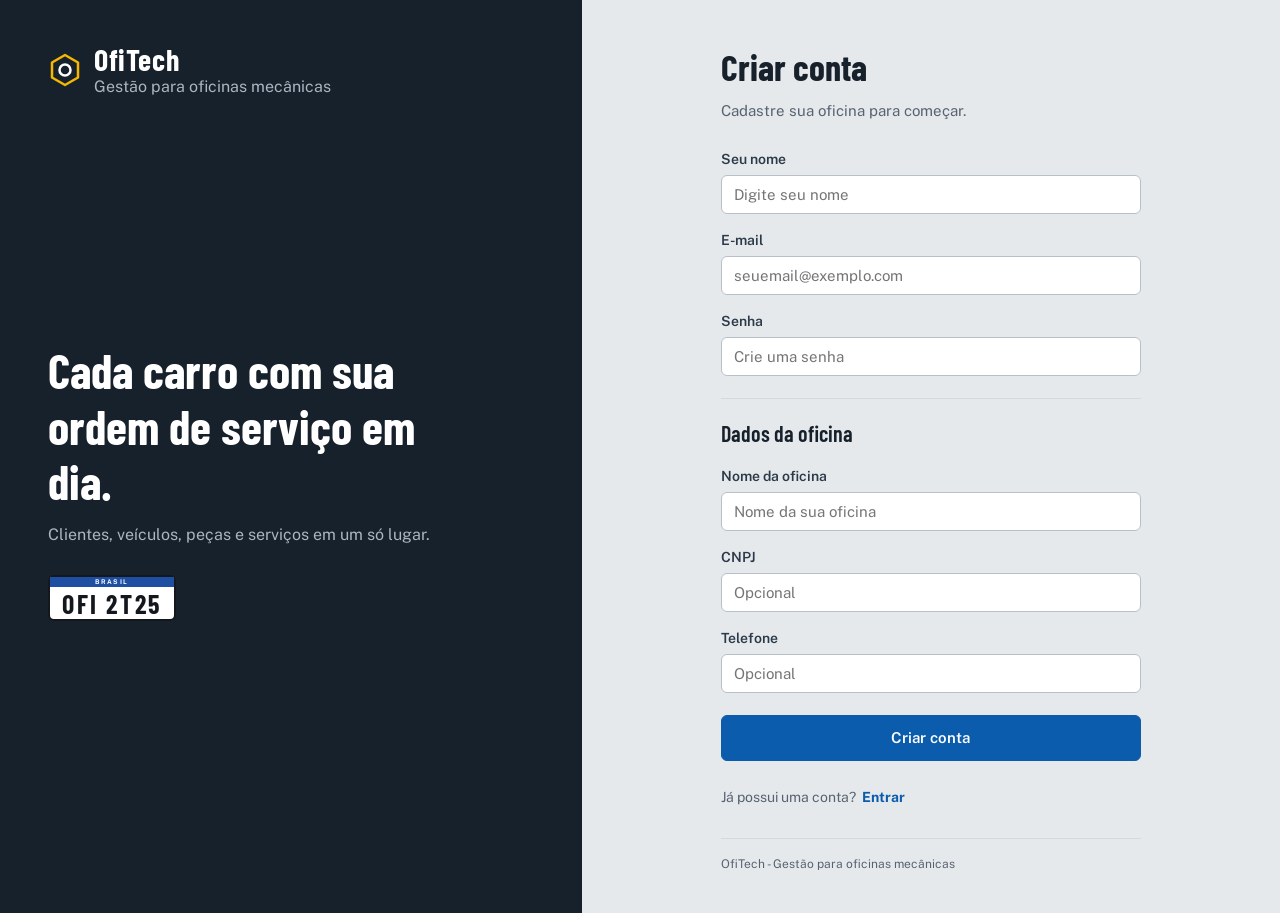
<file: ofitech/src/main/resources/static/cadastro.html>
<!DOCTYPE html>
<html lang="pt-BR">

<head>
    <meta charset="UTF-8">
    <meta name="viewport" content="width=device-width, initial-scale=1.0">

    <title>OfiTech - Criar conta</title>

    <link rel="preconnect" href="https://fonts.googleapis.com">
    <link rel="preconnect" href="https://fonts.gstatic.com" crossorigin>
    <link href="https://fonts.googleapis.com/css2?family=Barlow+Condensed:wght@600;700&family=Public+Sans:wght@400;600;700&display=swap" rel="stylesheet">
    <link rel="stylesheet" href="style.css">
</head>

<body>

<div class="login-pagina">

    <aside class="login-lateral">
        <div class="marca">
            <svg width="34" height="34" viewBox="0 0 34 34" aria-hidden="true">
                <path d="M17 2l13 7.5v15L17 32 4 24.5v-15z" fill="none" stroke="#f5b700" stroke-width="2.5" stroke-linejoin="round"/>
                <circle cx="17" cy="17" r="5.5" fill="none" stroke="#ffffff" stroke-width="2.5"/>
            </svg>
            <div><h1>OfiTech</h1><p>Gestão para oficinas mecânicas</p></div>
        </div>
        <div>
            <h2>Cada carro com sua ordem de serviço em dia.</h2>
            <p>Clientes, veículos, peças e serviços em um só lugar.</p>
            <span class="placa" aria-hidden="true">OFI 2T25</span>
        </div>
        <span></span>
    </aside>

    <main class="login-principal">

        <div class="login-container cadastro-container">

            <div class="login-titulo">
                <h1>Criar conta</h1>
                <p>Cadastre sua oficina para começar.</p>
            </div>

            <form id="formCadastro">

                <div>
                    <label for="nome">Seu nome</label>
                    <input type="text" id="nome" placeholder="Digite seu nome" required>
                </div>

                <div>
                    <label for="email">E-mail</label>
                    <input type="email" id="email" placeholder="seuemail@exemplo.com" required>
                </div>

                <div>
                    <label for="senha">Senha</label>
                    <input type="password" id="senha" placeholder="Crie uma senha" required>
                </div>

                <div class="cadastro-divisao">Dados da oficina</div>

                <div>
                    <label for="nomeOficina">Nome da oficina</label>
                    <input type="text" id="nomeOficina" placeholder="Nome da sua oficina" required>
                </div>

                <div>
                    <label for="cnpj">CNPJ</label>
                    <input type="text" id="cnpj" placeholder="Opcional">
                </div>

                <div>
                    <label for="telefone">Telefone</label>
                    <input type="text" id="telefone" placeholder="Opcional">
                </div>

                <button type="submit">Criar conta</button>

            </form>

            <div class="login-cadastro">
                <span>Já possui uma conta?</span>
                <a href="/login.html">Entrar</a>
            </div>

            <div class="login-rodape">OfiTech - Gestão para oficinas mecânicas</div>

        </div>

    </main>

</div>

    <script>

        document.getElementById("formCadastro").addEventListener("submit", async function(event) {

            event.preventDefault();

            const cadastro = {

                nome: document.getElementById("nome").value,
                email: document.getElementById("email").value,
                senha: document.getElementById("senha").value,
                nomeOficina: document.getElementById("nomeOficina").value,
                cnpj: document.getElementById("cnpj").value,
                telefone: document.getElementById("telefone").value

            };

            try {

                const resposta = await fetch("/cadastro", {

                    method: "POST",

                    headers: {
                        "Content-Type": "application/json"
                    },

                    body: JSON.stringify(cadastro)

                });

                if (resposta.ok) {

                    alert("Conta criada com sucesso!");

                } else {

                    alert("Não foi possível criar a conta.");

                }

            } catch (erro) {

                console.error(erro);

                alert("Erro ao conectar com o OfiTech.");

            }

        });

    </script>

</body>

</html>
</file>
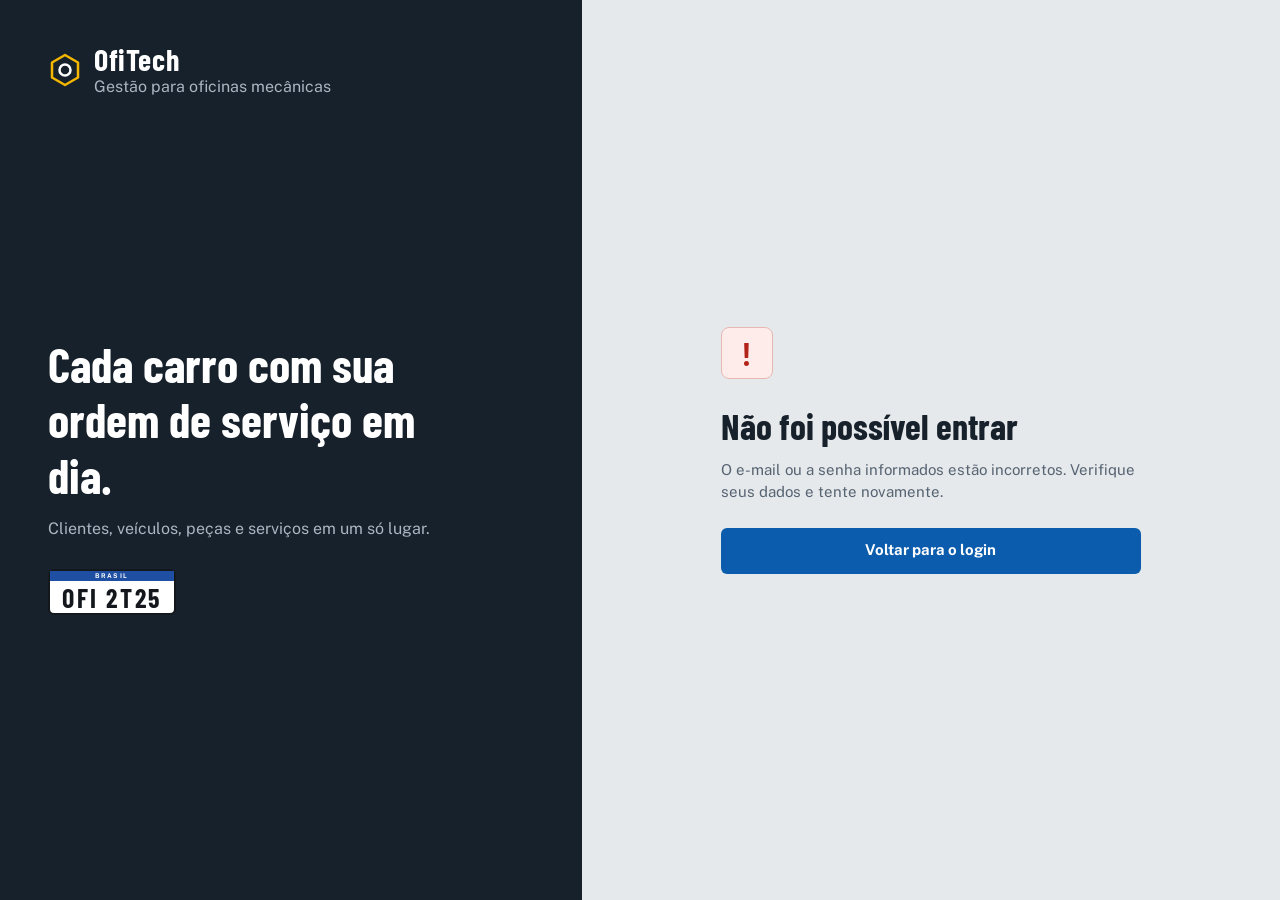
<file: ofitech/src/main/resources/static/login-erro.html>
<!DOCTYPE html>
<html lang="pt-BR">

<head>
    <meta charset="UTF-8">
    <meta name="viewport" content="width=device-width, initial-scale=1.0">

    <title>OfiTech - Erro de login</title>

    <link rel="preconnect" href="https://fonts.googleapis.com">
    <link rel="preconnect" href="https://fonts.gstatic.com" crossorigin>
    <link href="https://fonts.googleapis.com/css2?family=Barlow+Condensed:wght@600;700&family=Public+Sans:wght@400;600;700&display=swap" rel="stylesheet">
    <link rel="stylesheet" href="style.css">
</head>

<body>

<div class="login-pagina">

    <aside class="login-lateral">
        <div class="marca">
            <svg width="34" height="34" viewBox="0 0 34 34" aria-hidden="true">
                <path d="M17 2l13 7.5v15L17 32 4 24.5v-15z" fill="none" stroke="#f5b700" stroke-width="2.5" stroke-linejoin="round"/>
                <circle cx="17" cy="17" r="5.5" fill="none" stroke="#ffffff" stroke-width="2.5"/>
            </svg>
            <div><h1>OfiTech</h1><p>Gestão para oficinas mecânicas</p></div>
        </div>
        <div>
            <h2>Cada carro com sua ordem de serviço em dia.</h2>
            <p>Clientes, veículos, peças e serviços em um só lugar.</p>
            <span class="placa" aria-hidden="true">OFI 2T25</span>
        </div>
        <span></span>
    </aside>

    <main class="login-principal">

        <div class="login-container login-erro">

            <div class="icone-erro" aria-hidden="true">!</div>

            <div class="login-titulo">
                <h1>Não foi possível entrar</h1>
            </div>

            <p>O e-mail ou a senha informados estão incorretos. Verifique seus dados e tente novamente.</p>

            <a class="voltar" href="/login.html">Voltar para o login</a>

        </div>

    </main>

</div>

</body>

</html>
</file>
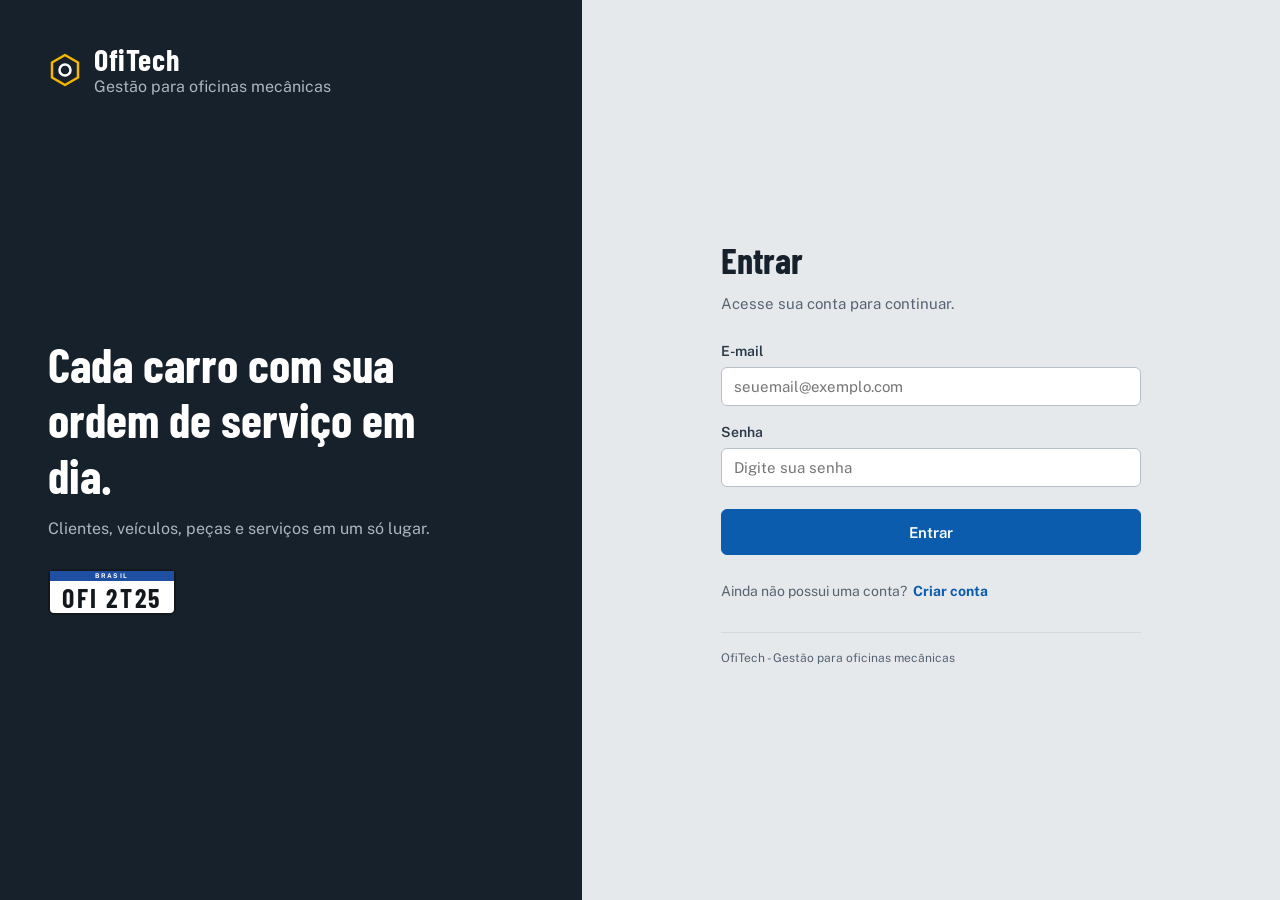
<file: ofitech/src/main/resources/static/login.html>
<!DOCTYPE html>
<html lang="pt-BR">

<head>
    <meta charset="UTF-8">
    <meta name="viewport" content="width=device-width, initial-scale=1.0">

    <title>OfiTech - Login</title>

    <link rel="preconnect" href="https://fonts.googleapis.com">
    <link rel="preconnect" href="https://fonts.gstatic.com" crossorigin>
    <link href="https://fonts.googleapis.com/css2?family=Barlow+Condensed:wght@600;700&family=Public+Sans:wght@400;600;700&display=swap" rel="stylesheet">
    <link rel="stylesheet" href="style.css">
</head>

<body>

<div class="login-pagina">

    <aside class="login-lateral">
        <div class="marca">
            <svg width="34" height="34" viewBox="0 0 34 34" aria-hidden="true">
                <path d="M17 2l13 7.5v15L17 32 4 24.5v-15z" fill="none" stroke="#f5b700" stroke-width="2.5" stroke-linejoin="round"/>
                <circle cx="17" cy="17" r="5.5" fill="none" stroke="#ffffff" stroke-width="2.5"/>
            </svg>
            <div><h1>OfiTech</h1><p>Gestão para oficinas mecânicas</p></div>
        </div>
        <div>
            <h2>Cada carro com sua ordem de serviço em dia.</h2>
            <p>Clientes, veículos, peças e serviços em um só lugar.</p>
            <span class="placa" aria-hidden="true">OFI 2T25</span>
        </div>
        <span></span>
    </aside>

    <main class="login-principal">

        <div class="login-container">

            <div class="login-titulo">
                <h1>Entrar</h1>
                <p>Acesse sua conta para continuar.</p>
            </div>

            <form method="post" action="/login">

                <div>
                    <label for="email">E-mail</label>
                    <input type="email" id="email" name="username" placeholder="seuemail@exemplo.com" autocomplete="email" required>
                </div>

                <div>
                    <label for="senha">Senha</label>
                    <input type="password" id="senha" name="password" placeholder="Digite sua senha" autocomplete="current-password" required>
                </div>

                <button type="submit">Entrar</button>

            </form>

            <div class="login-cadastro">
                <span>Ainda não possui uma conta?</span>
                <a href="/cadastro.html">Criar conta</a>
            </div>

            <div class="login-rodape">OfiTech - Gestão para oficinas mecânicas</div>

        </div>

    </main>

</div>

</body>

</html>
</file>
<file: ofitech/src/main/resources/static/style.css>
/* ==========================================================
   OfiTech - visual de oficina
   ========================================================== */

:root {
    --aco-900: #17212b;
    --aco-700: #2b3a49;
    --aco-500: #566371;
    --concreto: #e6e9ec;
    --papel: #ffffff;
    --papel-suave: #f5f7f9;
    --linha: #d3d9df;
    --texto: #1d2630;
    --azul: #0b5cad;
    --azul-escuro: #084a8d;
    --sinal: #f5b700;
    --perigo: #b42318;
    --perigo-fundo: #fdecea;
    --perigo-borda: #e8b7b2;

    --fonte-titulo: "Barlow Condensed", "Arial Narrow", Arial, sans-serif;
    --fonte-texto: "Public Sans", system-ui, -apple-system, "Segoe UI", Arial, sans-serif;
}

* { margin: 0; padding: 0; box-sizing: border-box; }

body {
    font-family: var(--fonte-texto);
    font-size: 15px;
    line-height: 1.5;
    background: var(--concreto);
    color: var(--texto);
}

h2, h3, h4 {
    font-family: var(--fonte-titulo);
    color: var(--aco-900);
    font-weight: 600;
    line-height: 1.15;
}

h2 { font-size: 32px; margin-bottom: 6px; }
h3 { font-size: 24px; margin-bottom: 12px; }
h4 { font-size: 20px; margin-bottom: 10px; }

/* ---------- Botões ---------- */

button {
    font-family: var(--fonte-texto);
    font-size: 14px;
    font-weight: 600;
    min-height: 40px;
    padding: 9px 16px;
    border: 1px solid var(--azul);
    border-radius: 6px;
    background: var(--azul);
    color: #ffffff;
    cursor: pointer;
    transition: background-color 0.15s, border-color 0.15s;
}

button:hover { background: var(--azul-escuro); border-color: var(--azul-escuro); }

button:disabled { background: #b9c0c7; border-color: #b9c0c7; cursor: not-allowed; }

button[onclick*="cancelar"],
button[onclick*="fechar"],
button[onclick^="editar"],
button[onclick^="listar"],
button[onclick^="exportar"],
button.btn-sec {
    background: var(--papel);
    color: var(--texto);
    border-color: var(--linha);
}

button[onclick*="cancelar"]:hover,
button[onclick*="fechar"]:hover,
button[onclick^="editar"]:hover,
button[onclick^="listar"]:hover,
button[onclick^="exportar"]:hover,
button.btn-sec:hover {
    background: var(--papel-suave);
    border-color: var(--aco-500);
}

button[onclick^="excluir"] {
    background: var(--papel);
    color: var(--perigo);
    border-color: var(--perigo-borda);
}

button[onclick^="excluir"]:hover {
    background: var(--perigo-fundo);
    border-color: var(--perigo);
}

button:focus-visible,
a:focus-visible,
input:focus-visible,
select:focus-visible,
textarea:focus-visible {
    outline: 3px solid var(--sinal);
    outline-offset: 2px;
}

/* ---------- Formulários ---------- */

label {
    display: block;
    font-weight: 600;
    font-size: 14px;
    color: var(--aco-700);
    margin-bottom: 5px;
}

input, select, textarea {
    width: 100%;
    font-family: var(--fonte-texto);
    font-size: 15px;
    padding: 10px 12px;
    border: 1px solid #b7c0c9;
    border-radius: 6px;
    background: var(--papel);
    color: var(--texto);
    transition: border-color 0.15s, box-shadow 0.15s;
}

input:focus, select:focus, textarea:focus {
    outline: none;
    border-color: var(--azul);
    box-shadow: 0 0 0 3px rgba(11, 92, 173, 0.18);
}

textarea { min-height: 90px; resize: vertical; }

input[type="file"] { padding: 8px; background: var(--papel-suave); }

.grade-form {
    display: grid;
    grid-template-columns: repeat(2, minmax(0, 1fr));
    gap: 16px 20px;
}

.campo-largo, .form-acoes { grid-column: 1 / -1; }

.form-acoes { display: flex; flex-wrap: wrap; gap: 10px; padding-top: 4px; }

.logo-preview {
    display: none;
    max-width: 200px;
    max-height: 120px;
    margin-top: 10px;
    border: 1px solid var(--linha);
    border-radius: 6px;
}

[id^="editarOrdem-"] > div,
[id^="editarItem-"] > div,
[id^="formularioItem-"],
#cadastroVeiculoNaOS {
    display: flex;
    flex-wrap: wrap;
    align-items: flex-end;
    gap: 8px 10px;
    margin-top: 14px;
    padding: 18px;
    background: var(--papel-suave);
    border: 1px solid var(--linha);
    border-radius: 8px;
}

[id^="editarOrdem-"] > div > label,
[id^="editarItem-"] > div > label,
[id^="formularioItem-"] > label,
[id^="formularioItem-"] > h4,
#cadastroVeiculoNaOS > label,
#cadastroVeiculoNaOS > h4 {
    flex-basis: 100%;
    margin-bottom: 0;
}

[id^="editarOrdem-"] > div > input,
[id^="editarOrdem-"] > div > select,
[id^="editarOrdem-"] > div > textarea,
[id^="editarItem-"] > div > input,
[id^="editarItem-"] > div > select,
[id^="formularioItem-"] > input,
[id^="formularioItem-"] > select,
#cadastroVeiculoNaOS > input {
    flex-basis: 100%;
    margin-bottom: 6px;
}

/* ---------- Topo ---------- */

.topo { background: var(--aco-900); color: #ffffff; }

.topo-conteudo {
    display: flex;
    align-items: stretch;
    gap: 32px;
    max-width: 1180px;
    margin: 0 auto;
    padding: 0 24px;
}

.marca { display: flex; align-items: center; gap: 12px; padding: 14px 0; }
.marca svg { flex: none; }

.marca h1 {
    font-family: var(--fonte-titulo);
    font-size: 30px;
    font-weight: 700;
    letter-spacing: 0.02em;
    line-height: 1;
}

.marca p { margin-top: 3px; font-size: 12px; color: #aab6c2; line-height: 1.2; }

.menu {
    display: flex;
    align-items: stretch;
    flex: 1;
    gap: 2px;
    overflow-x: auto;
    scrollbar-width: none;
}

.menu button {
    flex: none;
    min-height: 0;
    padding: 0 16px;
    border: none;
    border-bottom: 3px solid transparent;
    border-radius: 0;
    background: transparent;
    color: #c3ced9;
    font-size: 14px;
}

.menu button:hover { background: rgba(255, 255, 255, 0.06); color: #ffffff; }

.menu button.ativo { color: #ffffff; border-bottom-color: var(--sinal); }

.menu button.sair { margin-left: auto; color: #aab6c2; }

/* ---------- Estrutura da página ---------- */

.container { width: 92%; max-width: 1180px; margin: 32px auto 56px; }

.painel {
    background: var(--papel);
    border: 1px solid var(--linha);
    border-radius: 10px;
    padding: 28px 30px;
}

.cabecalho-secao {
    display: flex;
    justify-content: space-between;
    align-items: flex-end;
    gap: 20px;
    margin-bottom: 24px;
    padding-bottom: 20px;
    border-bottom: 1px solid var(--linha);
}

.cabecalho-secao p { color: var(--aco-500); }

.cabecalho-secao > div:last-child { display: flex; flex-wrap: wrap; gap: 10px; }

.formulario-bloco {
    margin-bottom: 26px;
    padding: 24px;
    background: var(--papel-suave);
    border: 1px solid var(--linha);
    border-radius: 8px;
}

.formulario-bloco > h3 { margin-bottom: 18px; }

/* ---------- Tela inicial ---------- */

.boas-vindas { margin-bottom: 26px; }

.boas-vindas h2 { font-size: 44px; font-weight: 700; margin-bottom: 8px; }

.boas-vindas p { max-width: 560px; color: var(--aco-500); font-size: 16px; }

.atalhos {
    display: grid;
    grid-template-columns: 1.6fr 1fr;
    grid-template-rows: 1fr 1fr;
    gap: 16px;
}

.atalho {
    display: flex;
    flex-direction: column;
    align-items: flex-start;
    gap: 6px;
    padding: 24px 26px;
    background: var(--papel);
    border: 1px solid var(--linha);
    border-radius: 10px;
}

.atalho h3 { margin: 0; }
.atalho p { flex: 1; color: var(--aco-500); }
.atalho button { margin-top: 10px; }

.atalho-os {
    grid-row: 1 / span 2;
    justify-content: flex-end;
    padding: 32px;
    border-left: 8px solid var(--azul);
}

.atalho-os h3 { font-size: 40px; }
.atalho-os p { flex: 0; max-width: 380px; font-size: 16px; }

/* ---------- Linhas de cliente e veículo ---------- */

#listaClientes,
#listaVeiculos,
#listaOrdensServico { margin-top: 6px; color: var(--aco-500); }

.cliente, .veiculo {
    display: grid;
    grid-template-columns: 1fr auto;
    align-items: center;
    gap: 16px;
    margin-top: 10px;
    padding: 16px 18px;
    background: var(--papel);
    border: 1px solid var(--linha);
    border-radius: 8px;
    color: var(--texto);
    transition: background-color 0.15s, border-color 0.15s;
}

.cliente:hover, .veiculo:hover { background: var(--papel-suave); border-color: #b7c0c9; }

.linha-topo {
    display: flex;
    flex-wrap: wrap;
    align-items: center;
    gap: 8px 14px;
    margin-bottom: 6px;
}

.linha-titulo {
    font-family: var(--fonte-titulo);
    font-size: 24px;
    font-weight: 600;
    color: var(--aco-900);
    line-height: 1.1;
}

.linha-meta { display: flex; flex-wrap: wrap; gap: 2px 22px; font-size: 14px; }

.rot { color: var(--aco-500); font-weight: 600; margin-right: 4px; }

.linha-acoes { display: flex; gap: 8px; }

.linha-acoes button { min-height: 36px; padding: 6px 14px; font-size: 13px; }

/* ---------- Placa Mercosul ---------- */

.placa {
    position: relative;
    display: inline-block;
    padding: 13px 12px 2px;
    background: #ffffff;
    border: 2px solid #14181d;
    border-radius: 6px;
    color: #14181d;
    font-family: var(--fonte-titulo);
    font-size: 22px;
    font-weight: 700;
    line-height: 1.05;
    letter-spacing: 0.1em;
    text-transform: uppercase;
    white-space: nowrap;
}

.placa::before {
    content: "BRASIL";
    position: absolute;
    top: 0;
    left: 0;
    right: 0;
    height: 10px;
    background: #1f4fa3;
    color: #ffffff;
    font-family: var(--fonte-texto);
    font-size: 6.5px;
    font-weight: 700;
    line-height: 10px;
    letter-spacing: 0.22em;
    text-align: center;
}

/* ---------- Status ---------- */

.status-os {
    --st-fundo: #e3e7eb;
    --st-texto: #3a4651;
    --st-borda: #9aa5b0;
    display: inline-flex;
    align-items: center;
    padding: 4px 12px;
    border-radius: 4px;
    background: var(--st-fundo);
    color: var(--st-texto);
    font-size: 13px;
    font-weight: 700;
}

.status-os.aberta, .ordem-card.aberta {
    --st-fundo: #dbeafa; --st-texto: #0a4c8f; --st-borda: #2f7fd1;
}

.status-os.em-andamento, .ordem-card.em-andamento {
    --st-fundo: #fbe9b7; --st-texto: #704400; --st-borda: #e0a100;
}

.status-os.aguardando-pecas, .ordem-card.aguardando-pecas {
    --st-fundo: #eadcf7; --st-texto: #5a2a86; --st-borda: #8e5cc0;
}

.status-os.finalizada, .status-os.concluida,
.ordem-card.finalizada, .ordem-card.concluida {
    --st-fundo: #d6efdd; --st-texto: #14602b; --st-borda: #2e9a50;
}

.status-os.entregue, .ordem-card.entregue {
    --st-fundo: #d2ecef; --st-texto: #0d5861; --st-borda: #2a9aa8;
}

.status-os.cancelada, .ordem-card.cancelada {
    --st-fundo: #fbdfdb; --st-texto: #9b1f14; --st-borda: #d65445;
}

/* ---------- Ordem de serviço ---------- */

.ordem-card {
    --st-borda: #9aa5b0;
    margin-top: 16px;
    padding: 22px 24px;
    background: var(--papel);
    border: 1px solid var(--linha);
    border-left: 8px solid var(--st-borda);
    border-radius: 10px;
    color: var(--texto);
}

.os-topo {
    display: flex;
    flex-wrap: wrap;
    align-items: center;
    gap: 10px 16px;
    margin-bottom: 18px;
}

.os-topo h3 { margin: 0; font-size: 30px; }
.os-topo .placa { margin-left: auto; }

.os-dados {
    display: grid;
    grid-template-columns: repeat(2, minmax(0, 1fr));
    gap: 14px 28px;
    margin-bottom: 18px;
}

.os-dados dt { margin-bottom: 2px; color: var(--aco-500); font-size: 13px; font-weight: 600; }
.os-dados dd { color: var(--texto); overflow-wrap: anywhere; }
.os-dados .largo { grid-column: 1 / -1; }

.os-acoes {
    display: flex;
    flex-wrap: wrap;
    gap: 8px;
    padding-top: 16px;
    border-top: 1px solid var(--linha);
}

.os-acoes button { min-height: 36px; padding: 6px 14px; font-size: 13px; }

[id^="itensOrdem-"] { margin-top: 18px; color: var(--aco-500); }

[id^="itensOrdem-"] > h4 { color: var(--aco-900); margin-bottom: 6px; }

.item-ordem {
    position: relative;
    display: flex;
    flex-wrap: wrap;
    align-items: center;
    gap: 8px 14px;
    padding: 10px 12px 10px 30px;
    border-bottom: 1px solid var(--linha);
    color: var(--texto);
    cursor: grab;
}

.item-ordem::before {
    content: "";
    position: absolute;
    left: 10px;
    top: 50%;
    width: 10px;
    height: 16px;
    margin-top: -8px;
    background-image: radial-gradient(#9aa5b0 1.3px, transparent 1.6px);
    background-size: 5px 5px;
}

.item-ordem:hover { background: var(--papel-suave); }

.item-ordem.arrastando { background: #fff4cc; opacity: 0.6; }

.item-ordem > p {
    flex: 1;
    min-width: 260px;
    display: flex;
    flex-wrap: wrap;
    align-items: baseline;
    gap: 4px 14px;
}

.item-num { min-width: 22px; color: var(--aco-500); }

.item-tipo {
    padding: 1px 8px;
    border-radius: 4px;
    background: #e3e7eb;
    color: var(--aco-700);
    font-size: 12px;
    font-weight: 700;
}

.item-tipo.peca { background: #fbe9b7; color: #704400; }
.item-tipo.servico { background: #dbeafa; color: #0a4c8f; }

.item-desc { flex: 1; min-width: 140px; }
.item-qtd { color: var(--aco-500); font-size: 14px; }

.item-valor {
    min-width: 96px;
    text-align: right;
    font-variant-numeric: tabular-nums;
    font-weight: 600;
}

.item-ordem button { min-height: 32px; padding: 4px 12px; font-size: 13px; }

.item-ordem > [id^="editarItem-"] { flex-basis: 100%; }

.total-os {
    display: flex;
    justify-content: flex-end;
    align-items: baseline;
    gap: 14px;
    margin-top: 14px;
    color: var(--aco-500);
    font-weight: 600;
}

.total-os strong {
    font-family: var(--fonte-titulo);
    font-size: 34px;
    font-weight: 700;
    color: var(--aco-900);
    font-variant-numeric: tabular-nums;
}

/* ---------- Login, cadastro e erro ---------- */

.login-pagina {
    display: grid;
    grid-template-columns: minmax(300px, 5fr) 6fr;
    min-height: 100vh;
}

.login-lateral {
    display: flex;
    flex-direction: column;
    justify-content: space-between;
    padding: 44px 48px;
    background: var(--aco-900);
    color: #ffffff;
}

.login-lateral .marca { padding: 0; }

.login-lateral h2 {
    max-width: 420px;
    margin: 0 0 14px;
    color: #ffffff;
    font-size: 48px;
    font-weight: 700;
}

.login-lateral p { max-width: 400px; color: #aab6c2; font-size: 16px; }

.login-lateral .placa { margin-top: 28px; font-size: 26px; }

.login-principal {
    display: flex;
    align-items: center;
    justify-content: center;
    padding: 40px 24px;
}

.login-container { width: 100%; max-width: 420px; }

.login-titulo h1, .login-titulo h2 {
    font-family: var(--fonte-titulo);
    font-size: 36px;
    font-weight: 700;
    color: var(--aco-900);
    margin-bottom: 6px;
}

.login-titulo p { margin-bottom: 26px; color: var(--aco-500); }

.login-container form { display: grid; gap: 16px; }

.login-container form button[type="submit"] {
    width: 100%;
    min-height: 46px;
    margin-top: 6px;
    font-size: 15px;
}

.cadastro-divisao {
    margin-top: 6px;
    padding-top: 18px;
    border-top: 1px solid var(--linha);
    font-family: var(--fonte-titulo);
    font-size: 22px;
    font-weight: 600;
    color: var(--aco-900);
}

.login-cadastro { display: flex; gap: 6px; margin-top: 26px; color: var(--aco-500); font-size: 14px; }

.login-cadastro a, .login-erro a.voltar {
    color: var(--azul);
    font-weight: 700;
    text-decoration: none;
}

.login-cadastro a:hover { text-decoration: underline; }

.login-rodape {
    margin-top: 30px;
    padding-top: 16px;
    border-top: 1px solid var(--linha);
    color: var(--aco-500);
    font-size: 12px;
}

.mensagem-erro {
    margin-bottom: 18px;
    padding: 12px 14px;
    border: 1px solid var(--perigo-borda);
    border-radius: 6px;
    background: var(--perigo-fundo);
    color: var(--perigo);
    font-size: 14px;
}

.login-erro .icone-erro {
    display: flex;
    align-items: center;
    justify-content: center;
    width: 52px;
    height: 52px;
    margin-bottom: 20px;
    border-radius: 8px;
    background: var(--perigo-fundo);
    border: 1px solid var(--perigo-borda);
    color: var(--perigo);
    font-family: var(--fonte-titulo);
    font-size: 32px;
    font-weight: 700;
}

.login-erro p { margin-bottom: 24px; color: var(--aco-500); }

.login-erro a.voltar {
    display: inline-flex;
    align-items: center;
    justify-content: center;
    min-height: 46px;
    width: 100%;
    border-radius: 6px;
    background: var(--azul);
    color: #ffffff;
}

.login-erro a.voltar:hover { background: var(--azul-escuro); text-decoration: none; }

/* ---------- Telas pequenas ---------- */

@media (max-width: 820px) {
    .topo-conteudo { flex-direction: column; gap: 0; }
    .menu button { padding: 14px 14px; }
    .atalhos { grid-template-columns: 1fr; grid-template-rows: none; }
    .atalho-os { grid-row: auto; }
    .painel { padding: 20px 16px; }
    .cabecalho-secao { flex-direction: column; align-items: flex-start; }
    .grade-form, .os-dados { grid-template-columns: 1fr; }
    .cliente, .veiculo { grid-template-columns: 1fr; }
    .os-topo .placa { margin-left: 0; }
    .login-pagina { grid-template-columns: 1fr; }
    .login-lateral { padding: 24px; }
    .login-lateral h2, .login-lateral p, .login-lateral .placa { display: none; }
}

@media (prefers-reduced-motion: reduce) {
    * { transition: none !important; }
}

/* blocos que o script abre com display:block */
[id^="formularioItem-"] > input,
[id^="formularioItem-"] > select,
#cadastroVeiculoNaOS > input { margin-bottom: 12px; }

[id^="formularioItem-"] > button,
#cadastroVeiculoNaOS > button { margin: 4px 8px 0 0; }
</file>
